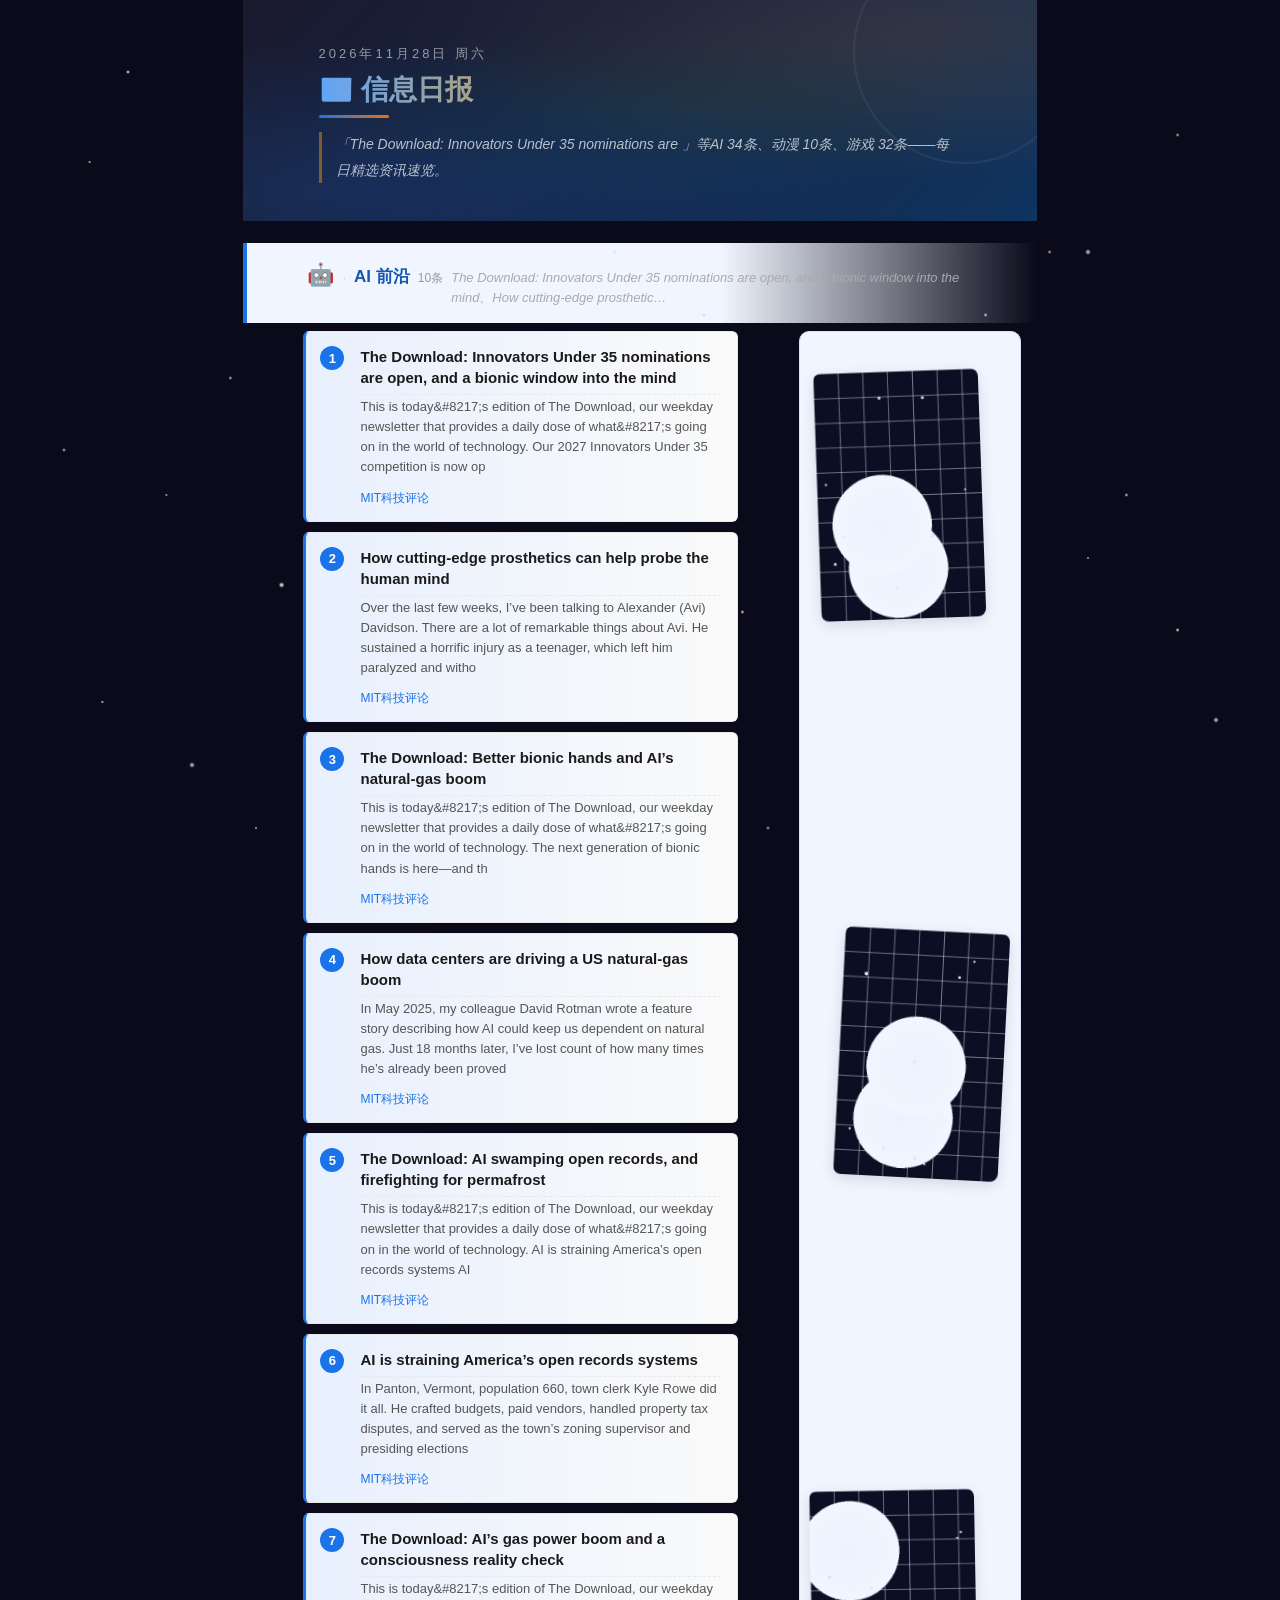
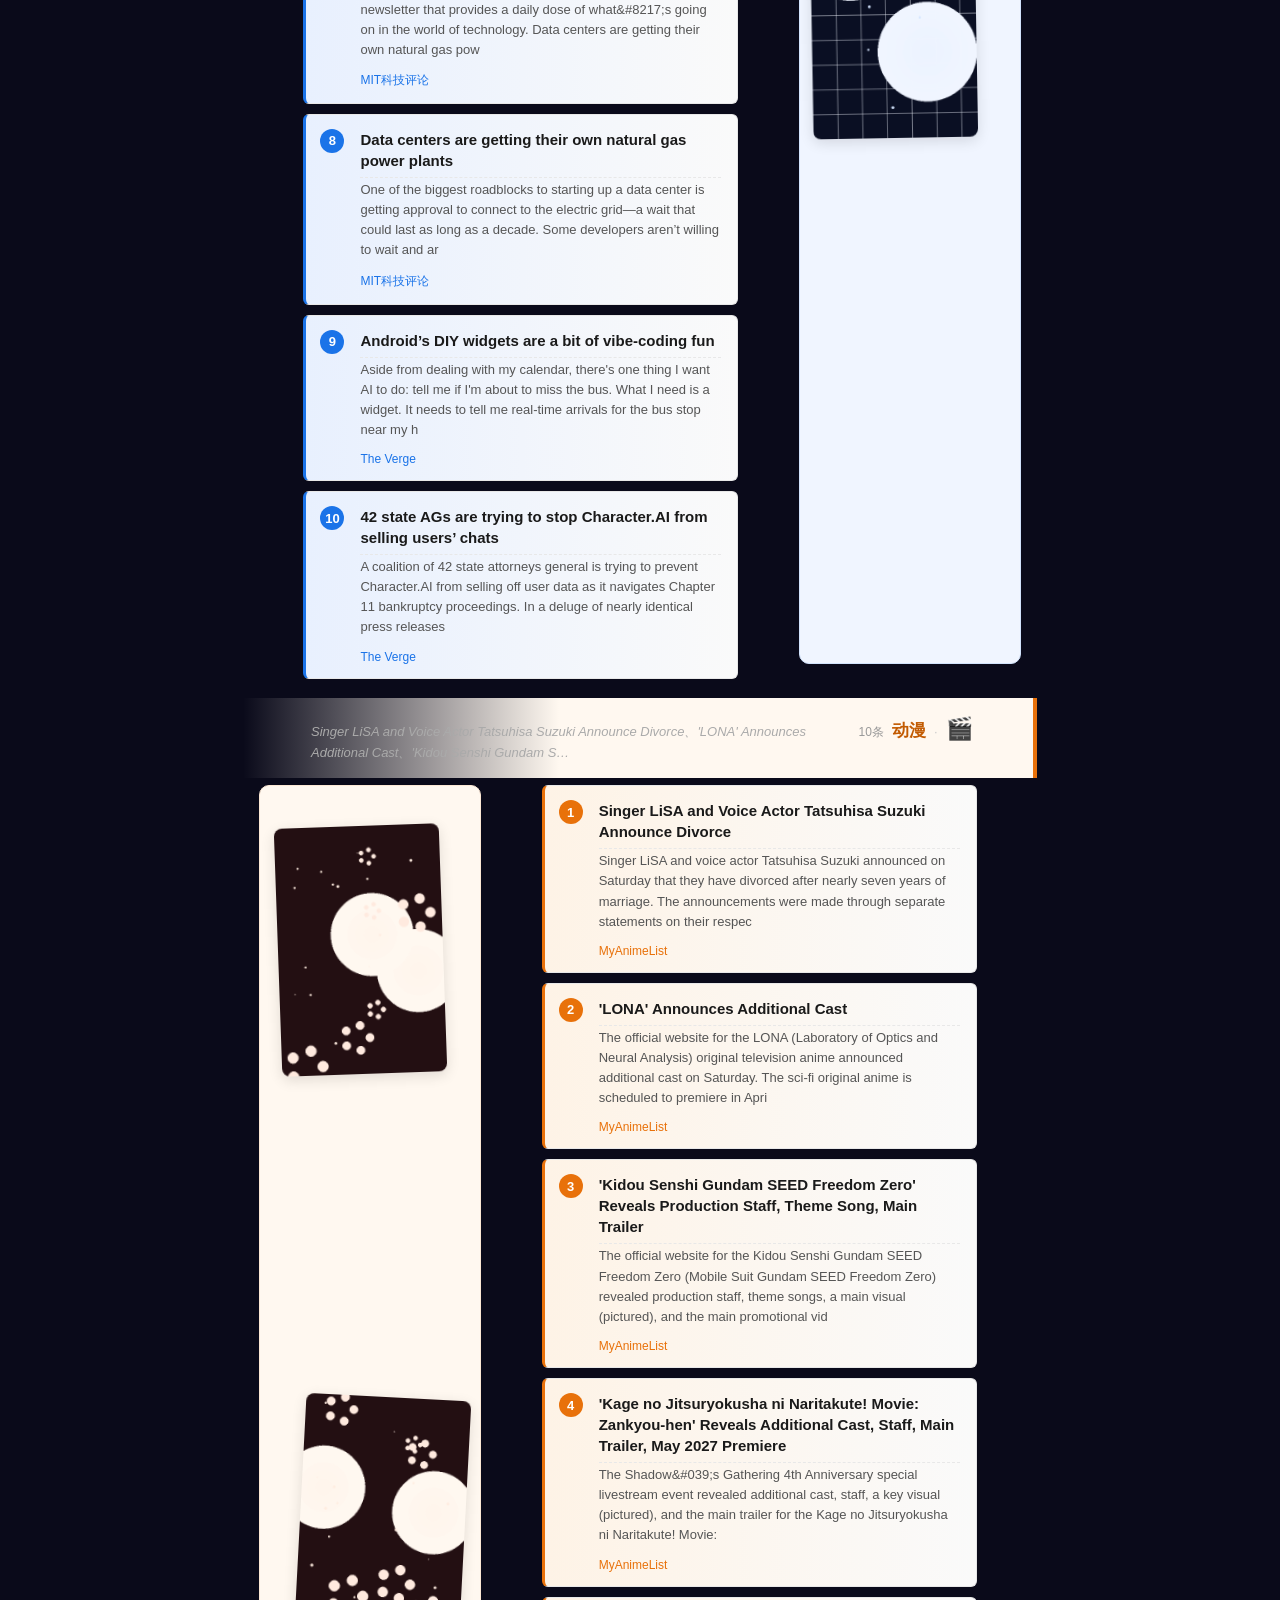
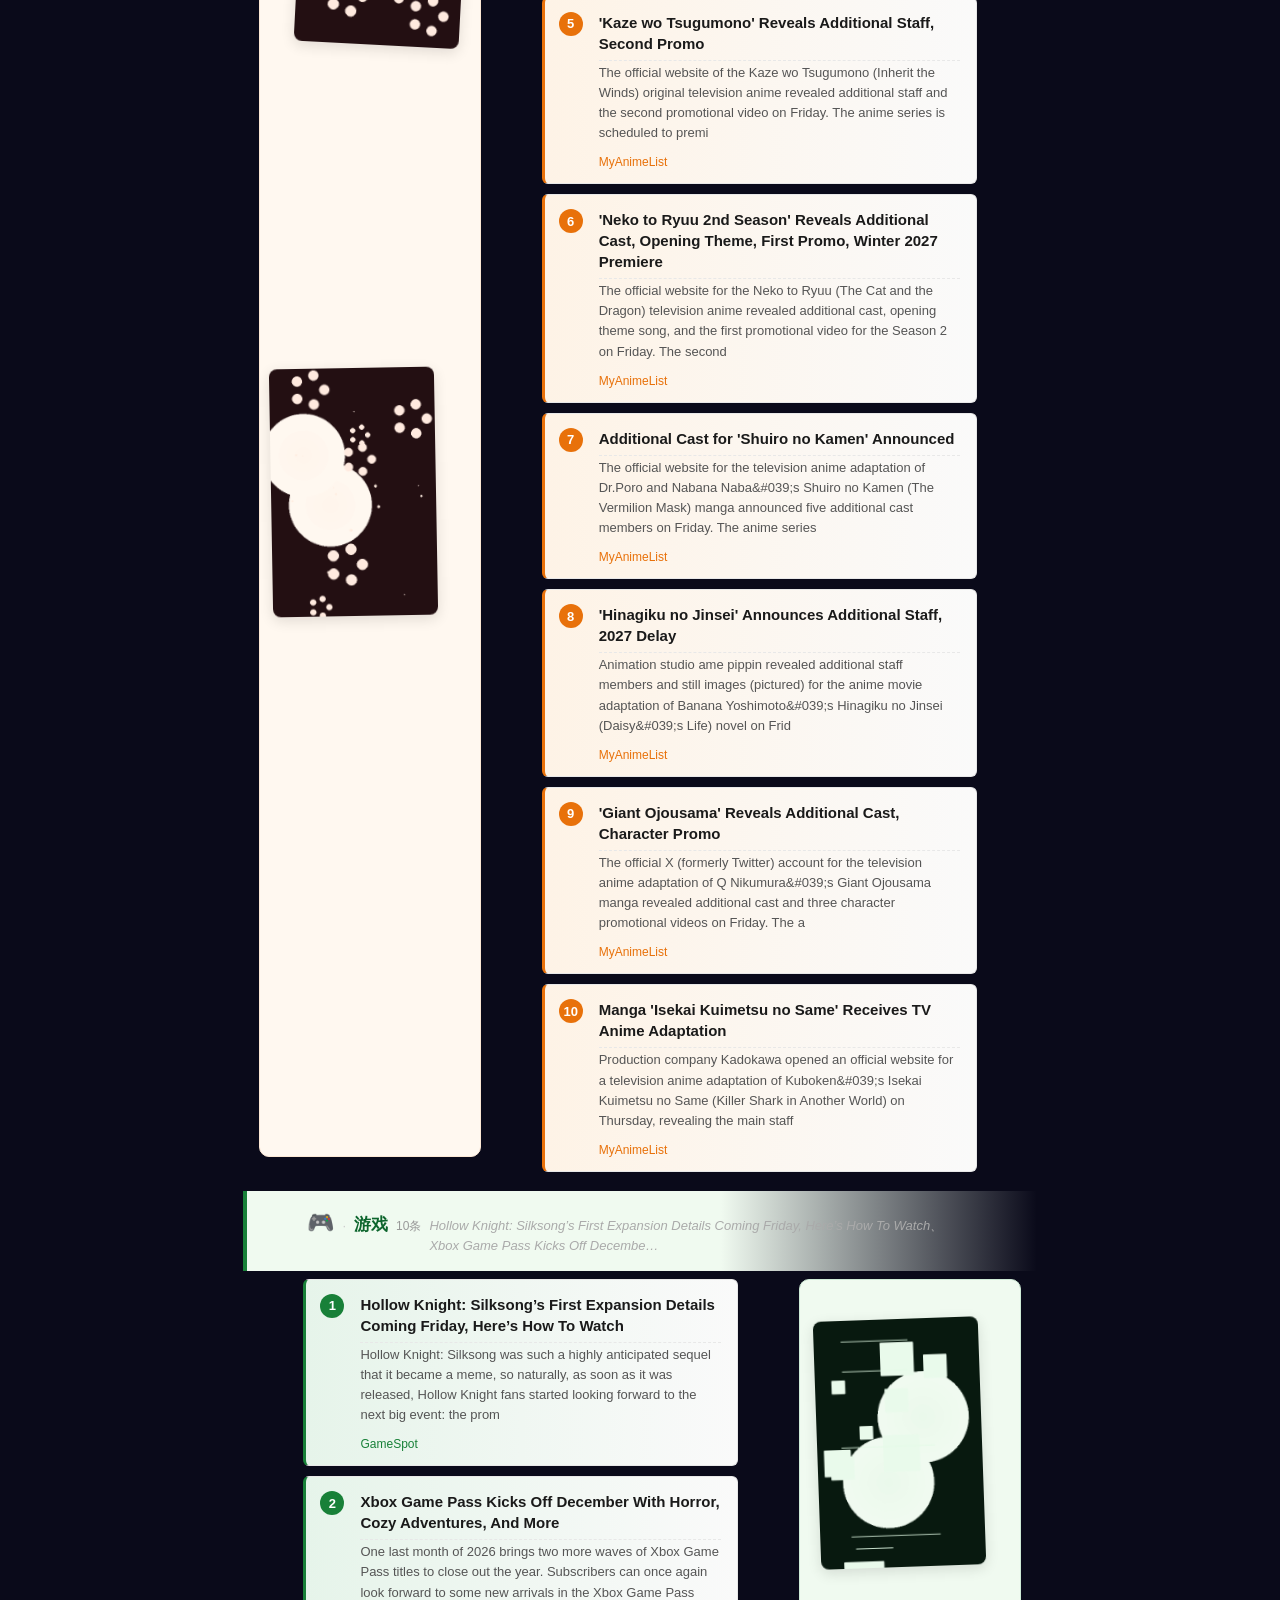
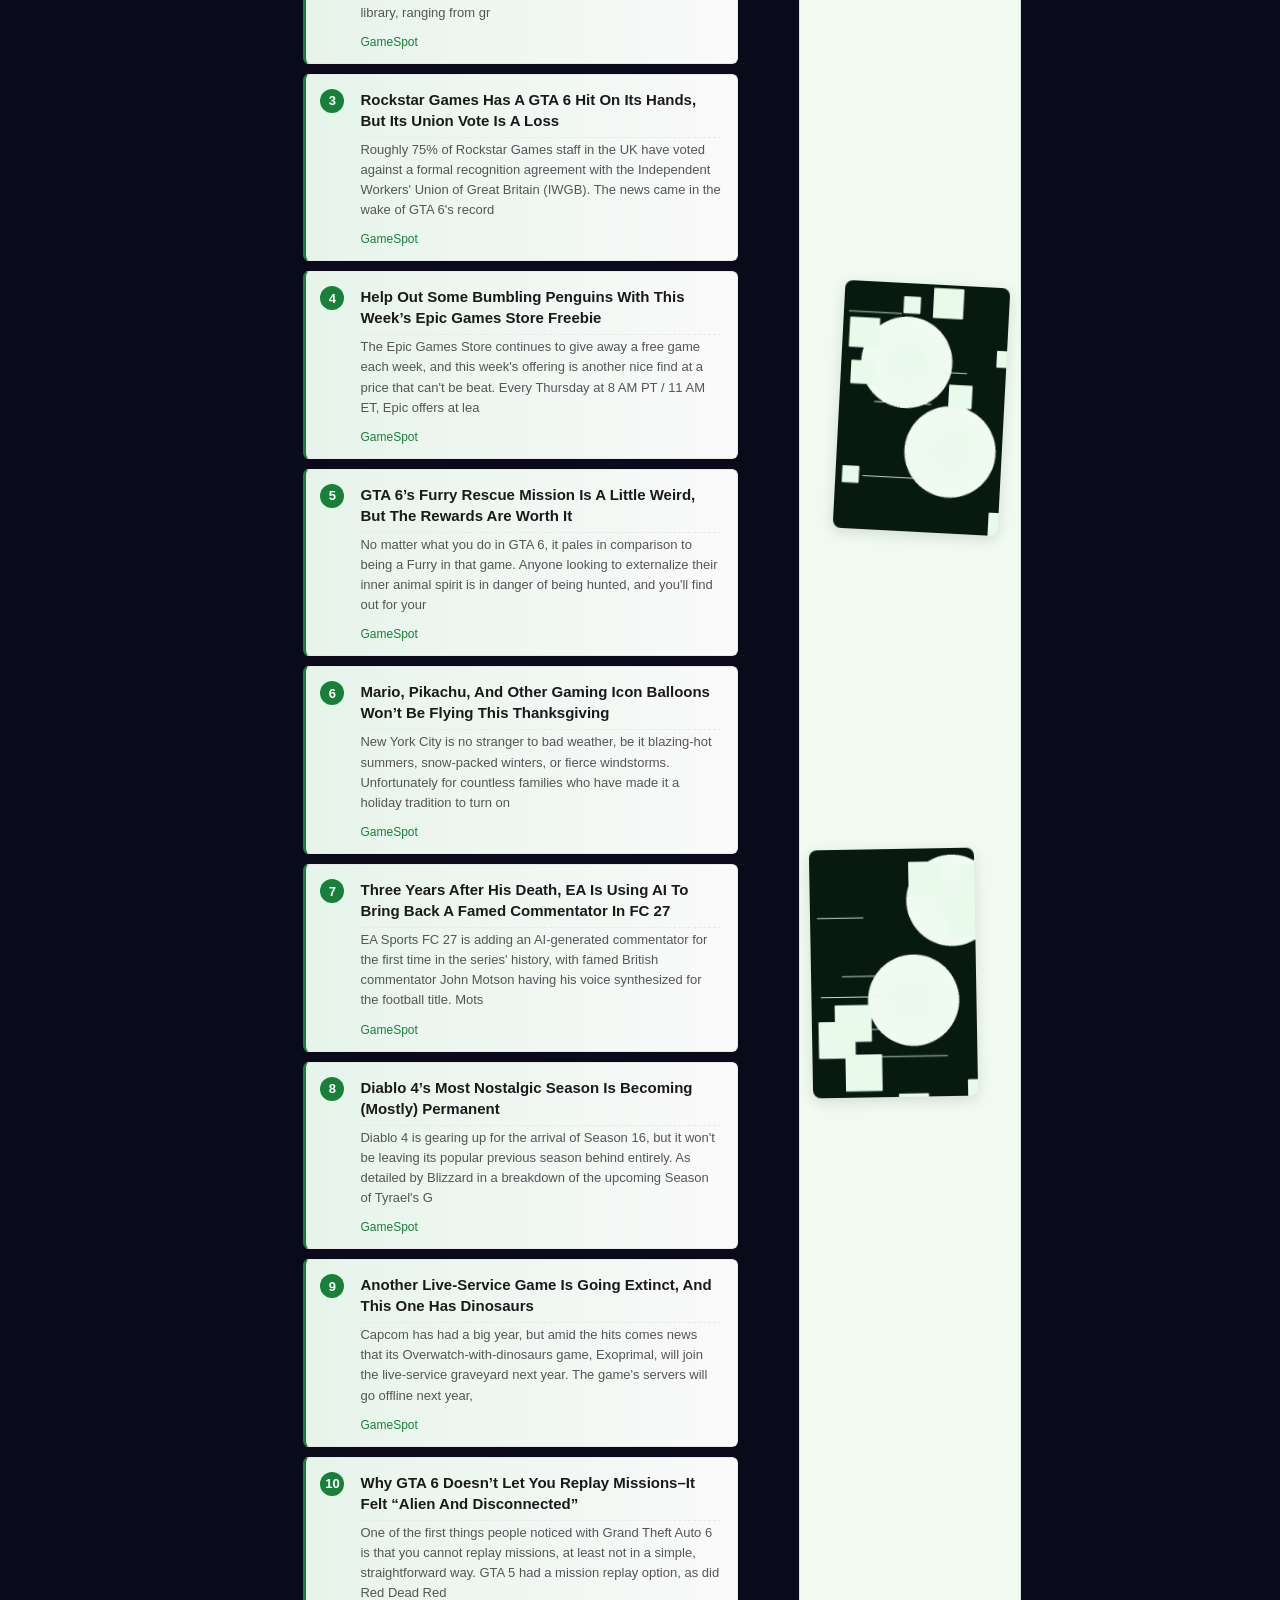
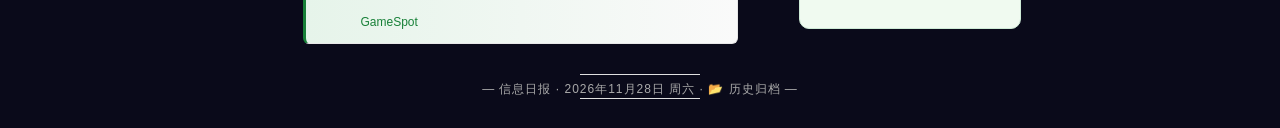
<file: index.html>
<!DOCTYPE html>
<html lang="zh-CN">
<head>
  <meta charset="UTF-8" />
  <meta name="viewport" content="width=device-width, initial-scale=1.0" />
  <title>信息日报</title>
  <script type="module" crossorigin src="./assets/index-N9GkZ8-C.js"></script>
  <link rel="stylesheet" crossorigin href="./assets/index-waKtW6sW.css">
</head>
<body>
  <div id="app"></div>
</body>
</html>
</file>
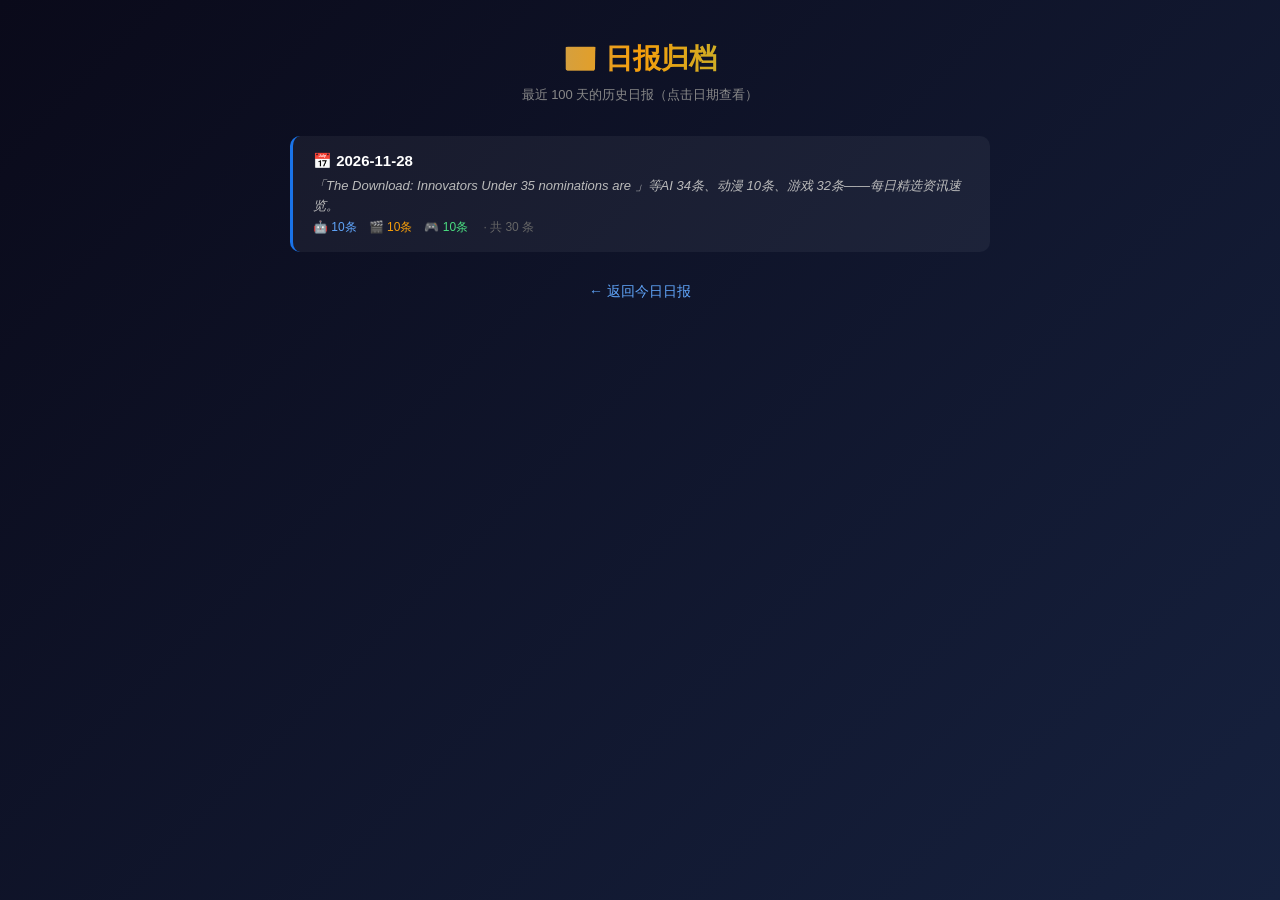
<file: history.html>
<!DOCTYPE html>
<html lang="zh-CN">
<head>
<meta charset="UTF-8">
<meta name="viewport" content="width=device-width, initial-scale=1.0">
<title>📰 日报归档</title>
<style>
* { margin: 0; padding: 0; box-sizing: border-box; }
body {
  font-family: "Microsoft YaHei", "PingFang SC", sans-serif;
  background: linear-gradient(135deg, #0a0a1a 0%, #16213e 100%);
  color: #fff; min-height: 100vh; padding: 40px 16px;
}
.container { max-width: 700px; margin: 0 auto; }
h1 { text-align: center; margin-bottom: 8px; font-size: 28px;
  background: linear-gradient(90deg, #60a5fa, #f59e0b, #4ade80);
  -webkit-background-clip: text; -webkit-text-fill-color: transparent; background-clip: text; }
.sub { text-align: center; color: #888; margin-bottom: 32px; font-size: 13px; }
.day { background: rgba(255,255,255,.05); border-radius: 10px; padding: 16px 20px;
  margin-bottom: 10px; cursor: pointer; transition: background .2s;
  border-left: 3px solid transparent; }
.day:hover { background: rgba(255,255,255,.1); }
.day[data-key="ai"] { border-left-color: #1a73e8; }
.day[data-key="anime"] { border-left-color: #e8710a; }
.day[data-key="game"] { border-left-color: #188038; }
.day-header { display: flex; justify-content: space-between; align-items: center; margin-bottom: 6px; }
.day-date { font-weight: 700; font-size: 15px; }
.day-quote { font-size: 13px; color: #bbb; line-height: 1.5; font-style: italic; }
.day-meta { font-size: 12px; color: #666; margin-top: 4px; }
.day-meta span { margin-right: 12px; }
.day-meta .ai { color: #60a5fa; } .day-meta .anime { color: #f59e0b; } .day-meta .game { color: #4ade80; }
.empty { text-align: center; color: #555; padding: 60px 0; }
.back { text-align: center; margin-top: 30px; }
.back a { color: #60a5fa; text-decoration: none; font-size: 14px; }
.loading { text-align: center; padding: 60px 0; color: #666; }
</style>
</head>
<body>
<div class="container">
  <h1>📰 日报归档</h1>
  <p class="sub">最近 100 天的历史日报（点击日期查看）</p>
  <div id="list"><div class="loading">加载中…</div></div>
  <div class="back"><a href="./">← 返回今日日报</a></div>
</div>
<script>
(async () => {
  const list = document.getElementById('list');
  try {
    const res = await fetch('./history/index.json');
    const data = await res.json();
    if (!data.length) { list.innerHTML = '<div class="empty">暂无历史记录</div>'; return; }
    list.innerHTML = data.map(d => {
      const total = d.sections.reduce((s,x) => s+x[1], 0);
      const counts = d.sections.map(s => `<span class="${s[0]}">${s[0]==='ai'?'🤖':s[0]==='anime'?'🎬':'🎮'} ${s[1]}条</span>`).join('');
      return `<div class="day" data-key="${d.sections[0]?.[0]||''}" onclick="location.href='./day.html?date=${d.date}'">
        <div class="day-header"><span class="day-date">📅 ${d.date}</span></div>
        <div class="day-quote">${d.quote || ''}</div>
        <div class="day-meta">${counts} · 共 ${total} 条</div>
      </div>`;
    }).join('');
  } catch(e) {
    list.innerHTML = '<div class="empty">加载失败，请确认已部署最新版本</div>';
  }
})();
</script>
</body>
</html>
</file>
<file: assets/index-waKtW6sW.css>
*{margin:0;padding:0;box-sizing:border-box}body{font-family:Microsoft YaHei,PingFang SC,WenQuanYi Micro Hei,Hiragino Sans GB,Noto Sans CJK SC,sans-serif;background:#0a0a1a;color:#333;overflow-x:hidden}.digest-app{position:relative;z-index:2;max-width:794px;margin:0 auto}.section-block,.header-block,.section-header,.section-body,.footer-block{width:100%;max-width:794px}@keyframes fadeInUp{0%{opacity:0;transform:translateY(20px)}to{opacity:1;transform:translateY(0)}}@keyframes shimmer{0%{background-position:-200% 0}to{background-position:200% 0}}@keyframes cardSlide{0%{opacity:0;transform:translate(-15px)}to{opacity:1;transform:translate(0)}}@keyframes float{0%,to{transform:translateY(0) rotate(-1deg)}50%{transform:translateY(-6px) rotate(1deg)}}@keyframes twinkle{0%,to{opacity:.3}50%{opacity:1}}@keyframes petalFall{0%{transform:translateY(-10vh) rotate(0) translate(0);opacity:.9}50%{transform:translateY(50vh) rotate(180deg) translate(40px);opacity:.7}to{transform:translateY(110vh) rotate(360deg) translate(-20px);opacity:0}}@keyframes twinkle2{0%,to{opacity:.4}33%{opacity:1}66%{opacity:.6}}.starry-bg,.starry-bg2{position:fixed;top:0;right:0;bottom:0;left:0;z-index:0;pointer-events:none}.starry-bg{background:radial-gradient(2px 2px at 10% 8%,rgba(255,255,255,1),transparent),radial-gradient(2px 2px at 25% 22%,rgba(200,220,255,.9),transparent),radial-gradient(3px 3px at 40% 5%,rgba(255,255,200,1),transparent),radial-gradient(2px 2px at 55% 35%,rgba(180,210,255,.9),transparent),radial-gradient(2px 2px at 70% 12%,rgba(255,255,255,1),transparent),radial-gradient(3px 3px at 85% 28%,rgba(220,210,255,1),transparent),radial-gradient(2px 2px at 5% 50%,rgba(200,220,255,.9),transparent),radial-gradient(3px 3px at 22% 65%,rgba(255,255,255,1),transparent),radial-gradient(2px 2px at 38% 45%,rgba(180,210,255,.9),transparent),radial-gradient(2px 2px at 52% 75%,rgba(255,255,200,.9),transparent),radial-gradient(3px 3px at 68% 58%,rgba(220,210,255,1),transparent),radial-gradient(2px 2px at 78% 42%,rgba(200,220,255,.9),transparent),radial-gradient(2px 2px at 92% 70%,rgba(255,255,255,1),transparent),radial-gradient(3px 3px at 15% 85%,rgba(200,210,255,1),transparent),radial-gradient(2px 2px at 45% 88%,rgba(255,255,255,.9),transparent),radial-gradient(2px 2px at 60% 92%,rgba(180,200,255,.9),transparent),radial-gradient(3px 3px at 75% 15%,rgba(255,255,200,1),transparent),radial-gradient(2px 2px at 88% 55%,rgba(220,220,255,.9),transparent),radial-gradient(2px 2px at 32% 30%,rgba(255,255,255,1),transparent),radial-gradient(3px 3px at 95% 80%,rgba(200,210,255,1),transparent);animation:twinkle 2.5s ease-in-out infinite alternate}.starry-bg2{background:radial-gradient(1.5px 1.5px at 7% 18%,rgba(255,240,200,1),transparent),radial-gradient(2px 2px at 18% 42%,rgba(220,240,255,.8),transparent),radial-gradient(1.5px 1.5px at 33% 3%,rgba(255,255,255,1),transparent),radial-gradient(2px 2px at 48% 28%,rgba(200,220,255,.9),transparent),radial-gradient(1.5px 1.5px at 62% 8%,rgba(255,240,220,.8),transparent),radial-gradient(2px 2px at 77% 35%,rgba(210,230,255,1),transparent),radial-gradient(1.5px 1.5px at 13% 55%,rgba(255,255,255,.8),transparent),radial-gradient(2px 2px at 28% 72%,rgba(220,210,255,1),transparent),radial-gradient(1.5px 1.5px at 43% 48%,rgba(200,230,255,.8),transparent),radial-gradient(2px 2px at 58% 68%,rgba(255,255,220,.9),transparent),radial-gradient(1.5px 1.5px at 72% 52%,rgba(210,220,255,1),transparent),radial-gradient(2px 2px at 82% 28%,rgba(255,230,200,.8),transparent),radial-gradient(1.5px 1.5px at 8% 78%,rgba(255,255,255,1),transparent),radial-gradient(2px 2px at 35% 82%,rgba(200,220,255,.9),transparent),radial-gradient(1.5px 1.5px at 52% 90%,rgba(220,230,255,.8),transparent),radial-gradient(2px 2px at 68% 78%,rgba(255,255,255,.9),transparent),radial-gradient(1.5px 1.5px at 85% 62%,rgba(200,210,255,1),transparent),radial-gradient(2px 2px at 92% 15%,rgba(255,240,210,.8),transparent),radial-gradient(1.5px 1.5px at 20% 92%,rgba(255,255,255,.9),transparent),radial-gradient(2px 2px at 55% 18%,rgba(200,230,255,.8),transparent);animation:twinkle2 3.5s ease-in-out infinite alternate}.click-layer{position:fixed;top:0;right:0;bottom:0;left:0;z-index:99;pointer-events:none}.click-spark{position:absolute;font-size:18px;pointer-events:none;animation:sparkPop .8s ease-out forwards}@keyframes sparkPop{0%{transform:translate(-50%,-50%) scale(0);opacity:1}60%{transform:translate(-50%,-50%) scale(1.8);opacity:.8}to{transform:translate(-50%,-80%) scale(.4);opacity:0}}.petals-layer{position:fixed;top:0;right:0;bottom:0;left:0;z-index:1;pointer-events:none;overflow:hidden}.petal{position:absolute;top:-8%;animation:petalFall linear infinite;-webkit-user-select:none;user-select:none;opacity:.85}.section-block{width:100%;margin:0 auto 3mm;background:transparent;border-radius:0}.header-block{width:100%;margin:0 auto 6mm;position:relative;padding:12mm 20mm 10mm;overflow:hidden;background:linear-gradient(135deg,#1a1a2e,#16213e 40%,#0f3460);color:#fff}.header-bg{position:absolute;top:0;right:0;bottom:0;left:0;background:radial-gradient(ellipse at 15% 85%,rgba(26,115,232,.18) 0%,transparent 55%),radial-gradient(ellipse at 85% 15%,rgba(232,113,10,.15) 0%,transparent 55%),radial-gradient(ellipse at 55% 50%,rgba(24,128,56,.1) 0%,transparent 60%);animation:fadeInUp 1s ease}.header-bg:after{content:"";position:absolute;top:-60px;right:-40px;width:220px;height:220px;border:2px solid rgba(255,255,255,.06);border-radius:50%;animation:float 6s ease-in-out infinite}.header-content{position:relative;z-index:1}.header-date{font-size:13px;color:#ffffff8c;letter-spacing:3px;margin-bottom:8px}.header-title{font-size:28px;font-weight:800;background:linear-gradient(90deg,#60a5fa,#f59e0b,#4ade80);-webkit-background-clip:text;-webkit-text-fill-color:transparent;background-clip:text;margin-bottom:6px}.header-accent-line{width:70px;height:3px;background:linear-gradient(90deg,#1a73e8,#e8710a,#188038);background-size:200% 100%;border-radius:2px;margin-bottom:14px;animation:shimmer 2s linear infinite}.header-quote{font-size:14px;color:#ffffffb3;line-height:1.8;font-style:italic;border-left:3px solid rgba(245,158,11,.45);padding-left:14px}.section-header{width:100%;margin:0 auto 2mm;display:flex;align-items:baseline;gap:8px;padding:5mm 18mm 4mm 16mm;background:linear-gradient(90deg,var(--sidebar-bg) 0%,var(--sidebar-bg) 60%,transparent 100%);border-left:4px solid var(--primary)}.section-header.layout-right{border-left:none;border-right:4px solid var(--primary);background:linear-gradient(270deg,var(--sidebar-bg) 0%,var(--sidebar-bg) 60%,transparent 100%);padding:5mm 16mm 4mm 18mm}.sh-icon{font-size:22px;flex-shrink:0}.sh-label{font-size:17px;font-weight:700;color:var(--dark);flex-shrink:0}.sh-sep{color:#ccc;font-size:13px;flex-shrink:0;-webkit-user-select:none;user-select:none}.sh-count{font-size:12px;color:#999;font-weight:400;flex-shrink:0}.sh-summary{font-size:13px;color:#aaa;font-style:italic;line-height:1.55;flex:1}.section-body{width:100%;margin:0 auto;display:flex;background:transparent}.layout-left{flex-direction:row}.layout-right{flex-direction:row-reverse}.card-area{flex:0 0 70%;padding:0 16mm 2mm;display:flex;flex-direction:column;gap:10px}.card{background:linear-gradient(90deg,var(--card-bg) 0%,#fafafa 100%);border-radius:6px;padding:14px 16px;border:1px solid #e8e8e8;border-left:3px solid var(--primary);position:relative;display:flex;flex-direction:column;gap:8px;flex-shrink:0;animation:cardSlide .5s ease backwards;transition:transform .2s,box-shadow .2s}.card:hover{transform:translateY(-2px) scale(1.01);box-shadow:0 6px 20px #00000014}.num{position:absolute;top:14px;left:14px;width:24px;height:24px;background:var(--primary);color:#fff;border-radius:50%;font-size:13px;font-weight:700;display:flex;align-items:center;justify-content:center}.body{flex:1;min-width:0}.title{font-size:15px;font-weight:700;color:#1a1a1a;margin:0 0 0 38px;line-height:1.4;padding-bottom:6px;border-bottom:1px dashed #e8e8e8}.summary{font-size:13px;color:#555;line-height:1.55;margin:2px 0 0 38px}.source{font-size:12px;color:#888;margin:4px 0 0 38px;white-space:nowrap;text-decoration:none}a.source{color:var(--primary)}a.source:hover{text-decoration:underline}.sidebar{flex:0 0 28%;margin:0 16mm 6mm 0;background:var(--sidebar-bg);border:1px solid var(--sidebar-border);border-radius:10px;position:relative;min-height:300px;overflow:hidden}.layout-left .sidebar{margin-right:16mm;margin-left:0}.layout-right .sidebar{margin-left:16mm;margin-right:0}.sidebar-img{position:absolute;width:75%;border-radius:8px;box-shadow:0 4px 14px #0000001f;object-fit:cover}.sidebar-img.img-1{top:2%;left:8%;transform:rotate(-2deg);z-index:1}.sidebar-img.img-2{top:31%;left:18%;transform:rotate(3deg);z-index:2}.sidebar-img.img-3{top:60%;left:5%;transform:rotate(-1deg);z-index:3}.footer-block{width:100%;margin:0 auto;padding:3mm 20mm 6mm;text-align:center;background:transparent}.footer-line{width:120px;height:1px;background:#e0e0e0;margin:0 auto 6px}.footer-text{font-size:12px;color:#aaa;letter-spacing:1px}.theme-ai{--primary: #1a73e8;--dark: #1557b0;--card-bg: #e8f0fe;--border: #d2e3fc;--sidebar-bg: #f0f5ff;--sidebar-border: #d2e3fc;--section-bg: #e2ecfb}.theme-anime{--primary: #e8710a;--dark: #c25a00;--card-bg: #fef3e6;--border: #fce8d5;--sidebar-bg: #fff8f0;--sidebar-border: #fce8d5;--section-bg: #fcede1}.theme-game{--primary: #188038;--dark: #0d652d;--card-bg: #e6f4ea;--border: #ceead6;--sidebar-bg: #f0faf0;--sidebar-border: #ceead6;--section-bg: #e0f0e5}@media (max-width: 768px){.digest-app{max-width:100%;padding:0 8px}.header-block{padding:16px 16px 14px;margin-bottom:12px}.header-title{font-size:22px}.header-date{font-size:11px}.header-quote{font-size:12px;line-height:1.6}.section-header{padding:10px 12px 8px;flex-wrap:wrap;gap:4px}.sh-label{font-size:14px}.sh-summary{font-size:11px}.section-body{flex-direction:column!important}.card-area{flex:1;padding:0 8px;gap:6px}.sidebar{display:none}.card{padding:10px 12px;gap:4px}.num{width:20px;height:20px;font-size:11px;top:10px;left:8px}.title{font-size:13px;margin-left:28px}.summary{font-size:11px;margin-left:28px}.source{font-size:10px;margin-left:28px}.footer-block{padding:12px 8px}.click-spark{font-size:14px}.petal{width:14px!important}}
</file>
